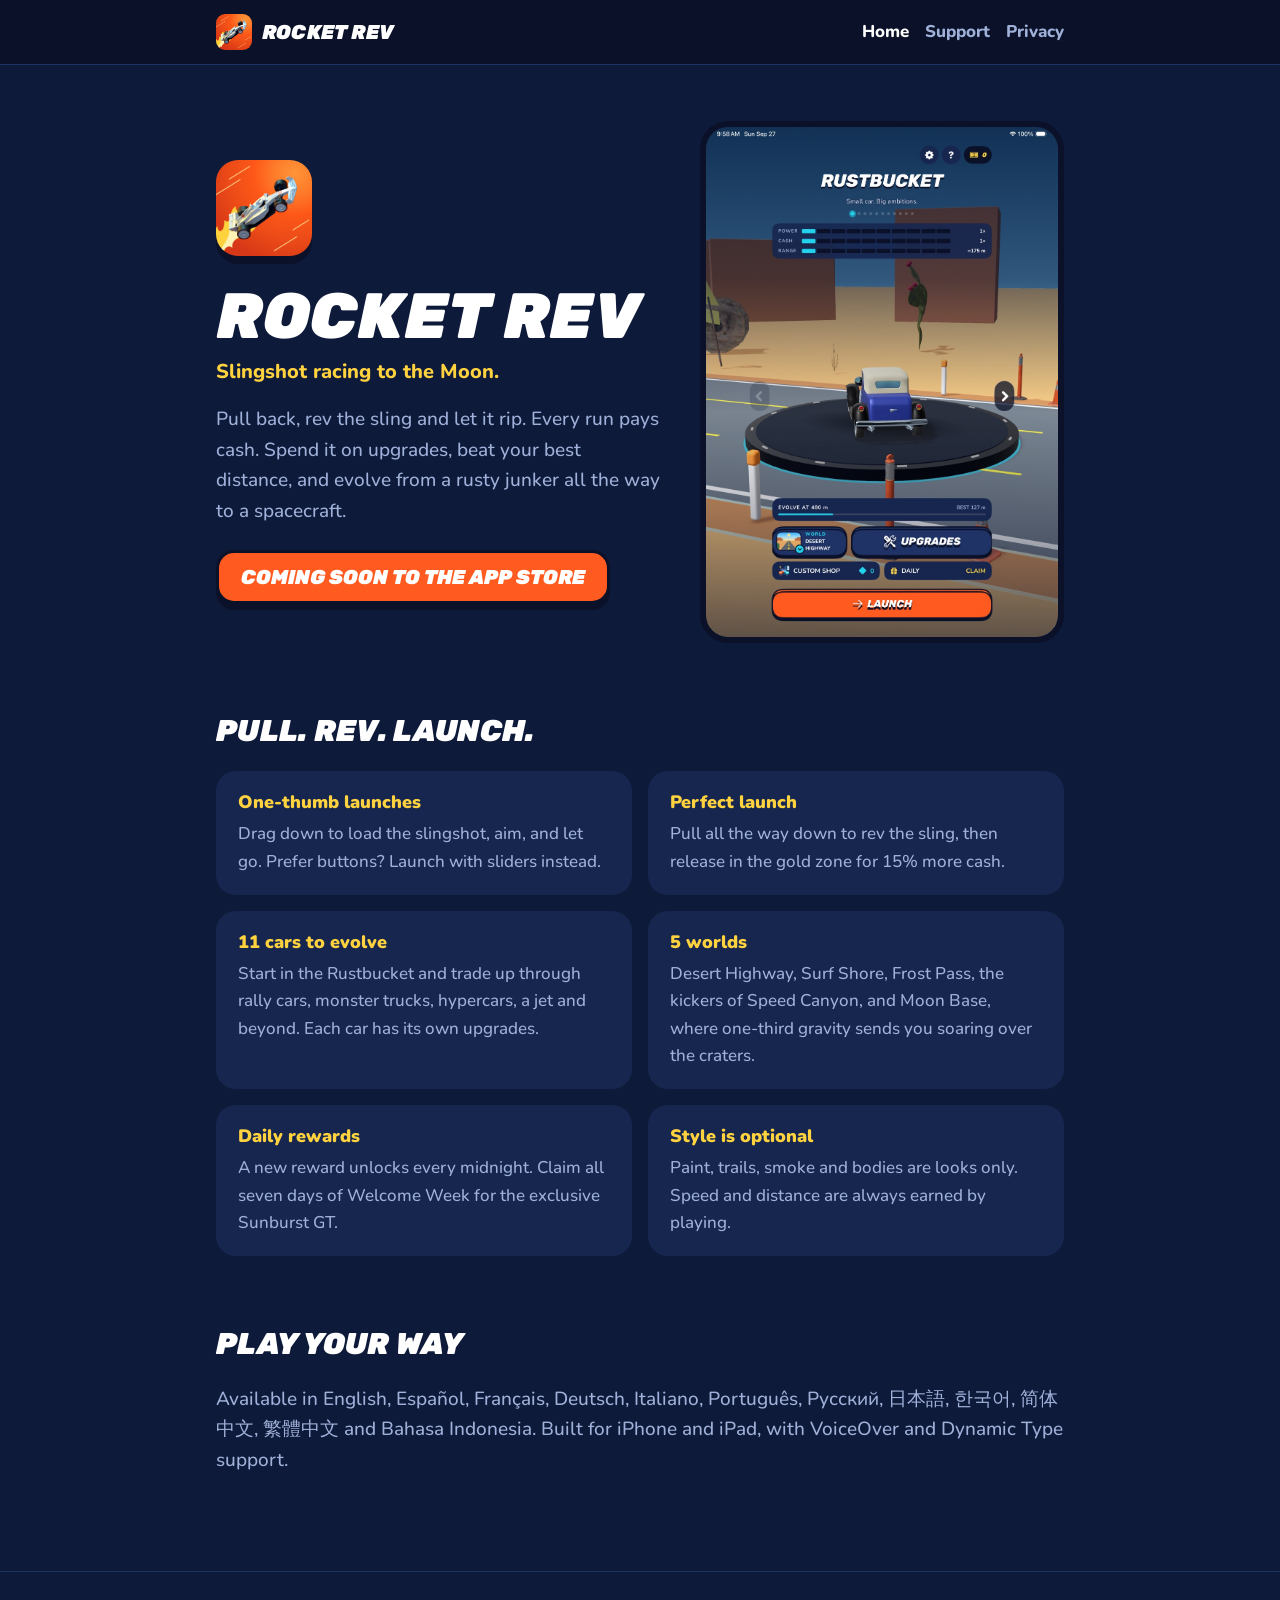
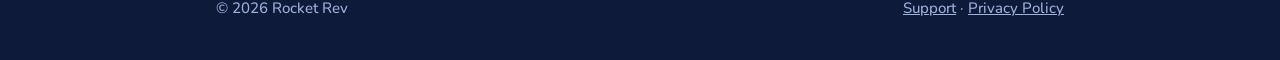
<file: index.html>
<!doctype html>
<html lang="en">
<head>
  <meta charset="utf-8">
  <meta name="viewport" content="width=device-width, initial-scale=1">
  <title>Rocket Rev</title>
  <meta name="description" content="Pull back, rev the sling and launch. Evolve from a rusty junker to a spacecraft across 11 cars and 5 worlds. A one-thumb launch racer for iPhone and iPad.">
  <meta property="og:title" content="Rocket Rev">
  <meta property="og:description" content="Slingshot racing to the Moon. 11 cars, 5 worlds, one thumb.">
  <meta property="og:image" content="https://fourteeng971-lab.github.io/rocketrev/assets/icon.png">
  <link rel="icon" href="assets/icon.png">
  <link rel="apple-touch-icon" href="assets/icon.png">
  <link rel="preconnect" href="https://fonts.googleapis.com">
  <link rel="preconnect" href="https://fonts.gstatic.com" crossorigin>
  <link href="https://fonts.googleapis.com/css2?family=Nunito:wght@500;800;900&family=Rubik:ital,wght@1,900&display=swap" rel="stylesheet">
  <link rel="stylesheet" href="style.css">
</head>
<body>
  <header class="site">
    <div class="wrap">
      <a class="brand" href="./"><img src="assets/icon.png" alt=""><span>ROCKET REV</span></a>
      <nav><a href="./" aria-current="page">Home</a><a href="support.html">Support</a><a href="privacy.html">Privacy</a></nav>
    </div>
  </header>

  <main>
    <div class="hero">
      <div class="wrap">
        <div>
          <img class="icon" src="assets/icon.png" alt="Rocket Rev app icon">
          <h1>Rocket Rev</h1>
          <p class="tagline">Slingshot racing to the Moon.</p>
          <p class="lede">Pull back, rev the sling and let it rip. Every run pays cash. Spend it on upgrades, beat your best distance, and evolve from a rusty junker all the way to a spacecraft.</p>
          <span class="badge">Coming soon to the App Store</span>
        </div>
        <img class="shot" src="assets/garage-ipad.jpg" width="965" height="1400" alt="The Rocket Rev garage on iPad, showing the Rustbucket on a turntable with its power, cash and range stats.">
      </div>
    </div>

    <section>
      <div class="wrap">
        <h2>Pull. Rev. Launch.</h2>
        <div class="grid">
          <div class="card"><h3>One-thumb launches</h3><p>Drag down to load the slingshot, aim, and let go. Prefer buttons? Launch with sliders instead.</p></div>
          <div class="card"><h3>Perfect launch</h3><p>Pull all the way down to rev the sling, then release in the gold zone for 15% more cash.</p></div>
          <div class="card"><h3>11 cars to evolve</h3><p>Start in the Rustbucket and trade up through rally cars, monster trucks, hypercars, a jet and beyond. Each car has its own upgrades.</p></div>
          <div class="card"><h3>5 worlds</h3><p>Desert Highway, Surf Shore, Frost Pass, the kickers of Speed Canyon, and Moon Base, where one-third gravity sends you soaring over the craters.</p></div>
          <div class="card"><h3>Daily rewards</h3><p>A new reward unlocks every midnight. Claim all seven days of Welcome Week for the exclusive Sunburst GT.</p></div>
          <div class="card"><h3>Style is optional</h3><p>Paint, trails, smoke and bodies are looks only. Speed and distance are always earned by playing.</p></div>
        </div>
      </div>
    </section>

    <section>
      <div class="wrap">
        <h2>Play your way</h2>
        <p class="lede">Available in English, Español, Français, Deutsch, Italiano, Português, Русский, 日本語, 한국어, 简体中文, 繁體中文 and Bahasa Indonesia. Built for iPhone and iPad, with VoiceOver and Dynamic Type support.</p>
      </div>
    </section>
  </main>

  <footer class="site">
    <div class="wrap">
      <span>© 2026 Rocket Rev</span>
      <span><a href="support.html">Support</a> · <a href="privacy.html">Privacy Policy</a></span>
    </div>
  </footer>
</body>
</html>
</file>
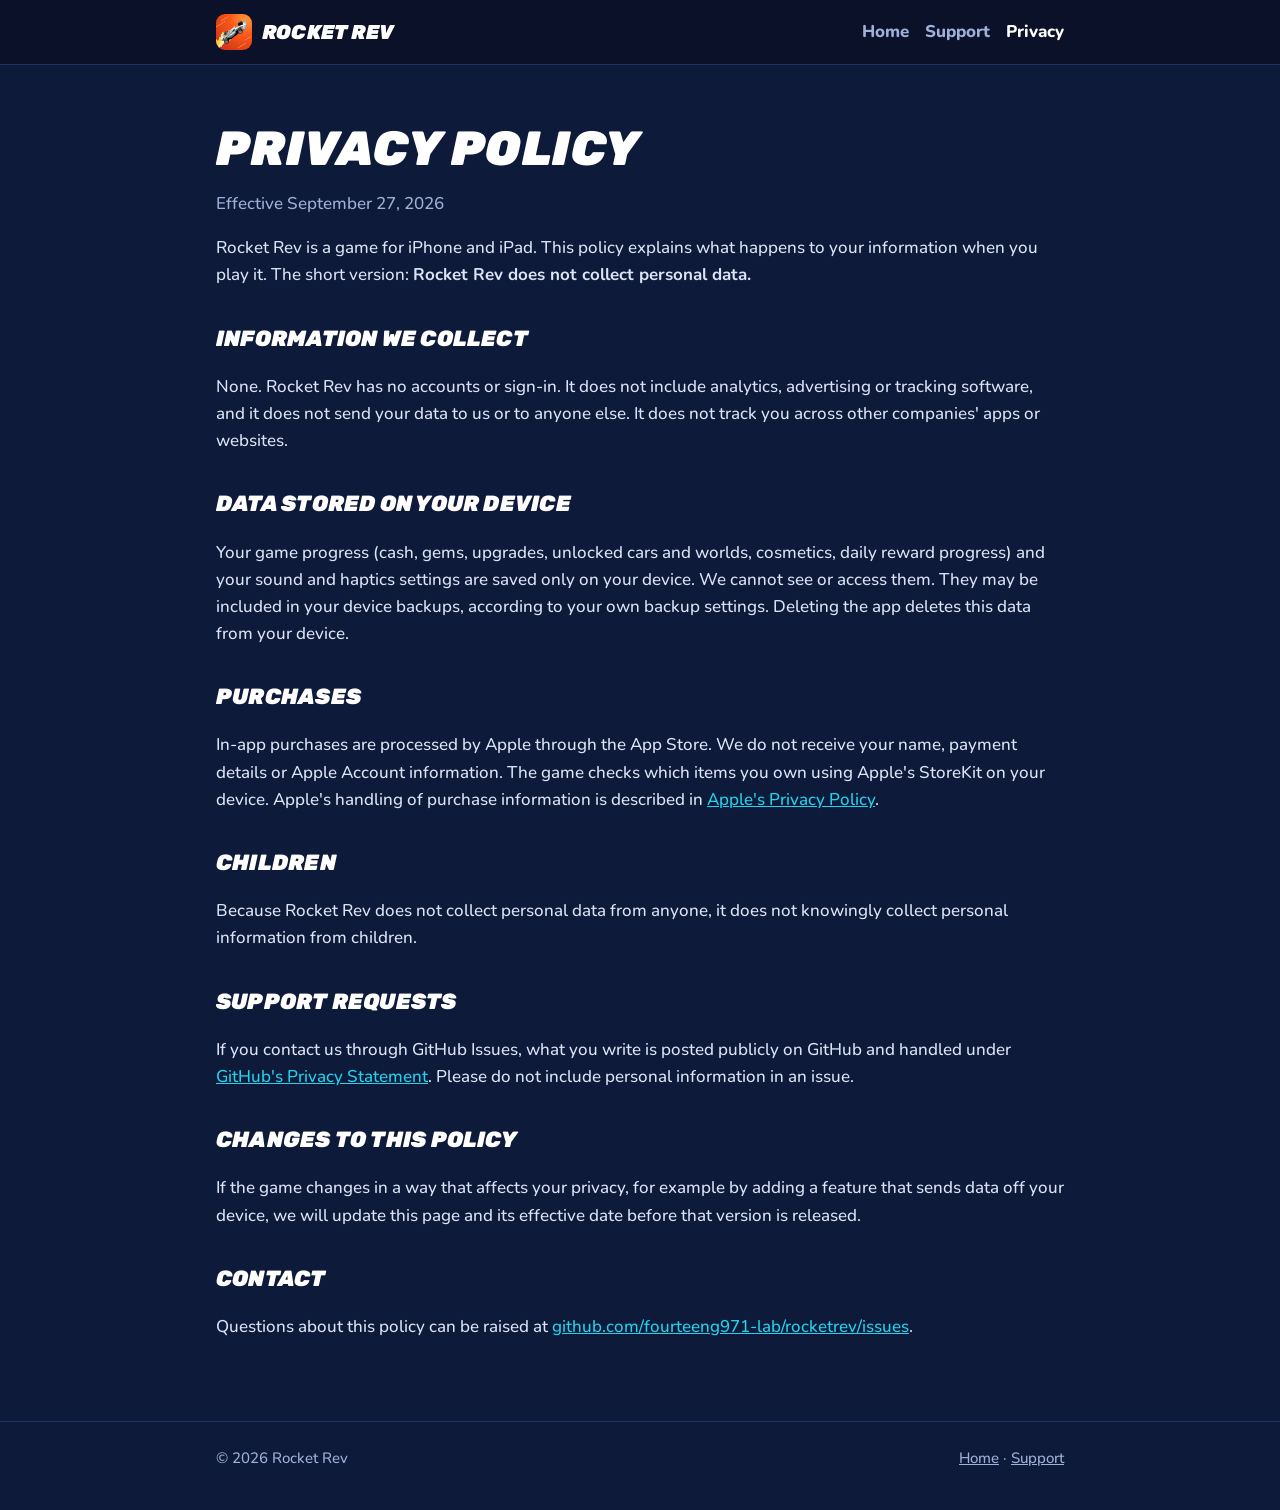
<file: privacy.html>
<!doctype html>
<html lang="en">
<head>
  <meta charset="utf-8">
  <meta name="viewport" content="width=device-width, initial-scale=1">
  <title>Rocket Rev Privacy Policy</title>
  <meta name="description" content="Rocket Rev does not collect personal data. Read the full privacy policy.">
  <link rel="icon" href="assets/icon.png">
  <link rel="preconnect" href="https://fonts.googleapis.com">
  <link rel="preconnect" href="https://fonts.gstatic.com" crossorigin>
  <link href="https://fonts.googleapis.com/css2?family=Nunito:wght@500;800;900&family=Rubik:ital,wght@1,900&display=swap" rel="stylesheet">
  <link rel="stylesheet" href="style.css">
</head>
<body>
  <header class="site">
    <div class="wrap">
      <a class="brand" href="./"><img src="assets/icon.png" alt=""><span>ROCKET REV</span></a>
      <nav><a href="./">Home</a><a href="support.html">Support</a><a href="privacy.html" aria-current="page">Privacy</a></nav>
    </div>
  </header>

  <main class="doc">
    <div class="wrap">
      <h1>Privacy Policy</h1>
      <p class="meta">Effective September 27, 2026</p>

      <p>Rocket Rev is a game for iPhone and iPad. This policy explains what happens to your information when you play it. The short version: <strong>Rocket Rev does not collect personal data.</strong></p>

      <h2>Information we collect</h2>
      <p>None. Rocket Rev has no accounts or sign-in. It does not include analytics, advertising or tracking software, and it does not send your data to us or to anyone else. It does not track you across other companies' apps or websites.</p>

      <h2>Data stored on your device</h2>
      <p>Your game progress (cash, gems, upgrades, unlocked cars and worlds, cosmetics, daily reward progress) and your sound and haptics settings are saved only on your device. We cannot see or access them. They may be included in your device backups, according to your own backup settings. Deleting the app deletes this data from your device.</p>

      <h2>Purchases</h2>
      <p>In-app purchases are processed by Apple through the App Store. We do not receive your name, payment details or Apple Account information. The game checks which items you own using Apple's StoreKit on your device. Apple's handling of purchase information is described in <a href="https://www.apple.com/legal/privacy/">Apple's Privacy Policy</a>.</p>

      <h2>Children</h2>
      <p>Because Rocket Rev does not collect personal data from anyone, it does not knowingly collect personal information from children.</p>

      <h2>Support requests</h2>
      <p>If you contact us through GitHub Issues, what you write is posted publicly on GitHub and handled under <a href="https://docs.github.com/site-policy/privacy-policies/github-general-privacy-statement">GitHub's Privacy Statement</a>. Please do not include personal information in an issue.</p>

      <h2>Changes to this policy</h2>
      <p>If the game changes in a way that affects your privacy, for example by adding a feature that sends data off your device, we will update this page and its effective date before that version is released.</p>

      <h2>Contact</h2>
      <p>Questions about this policy can be raised at <a href="https://github.com/fourteeng971-lab/rocketrev/issues">github.com/fourteeng971-lab/rocketrev/issues</a>.</p>
    </div>
  </main>

  <footer class="site">
    <div class="wrap">
      <span>© 2026 Rocket Rev</span>
      <span><a href="./">Home</a> · <a href="support.html">Support</a></span>
    </div>
  </footer>
</body>
</html>
</file>
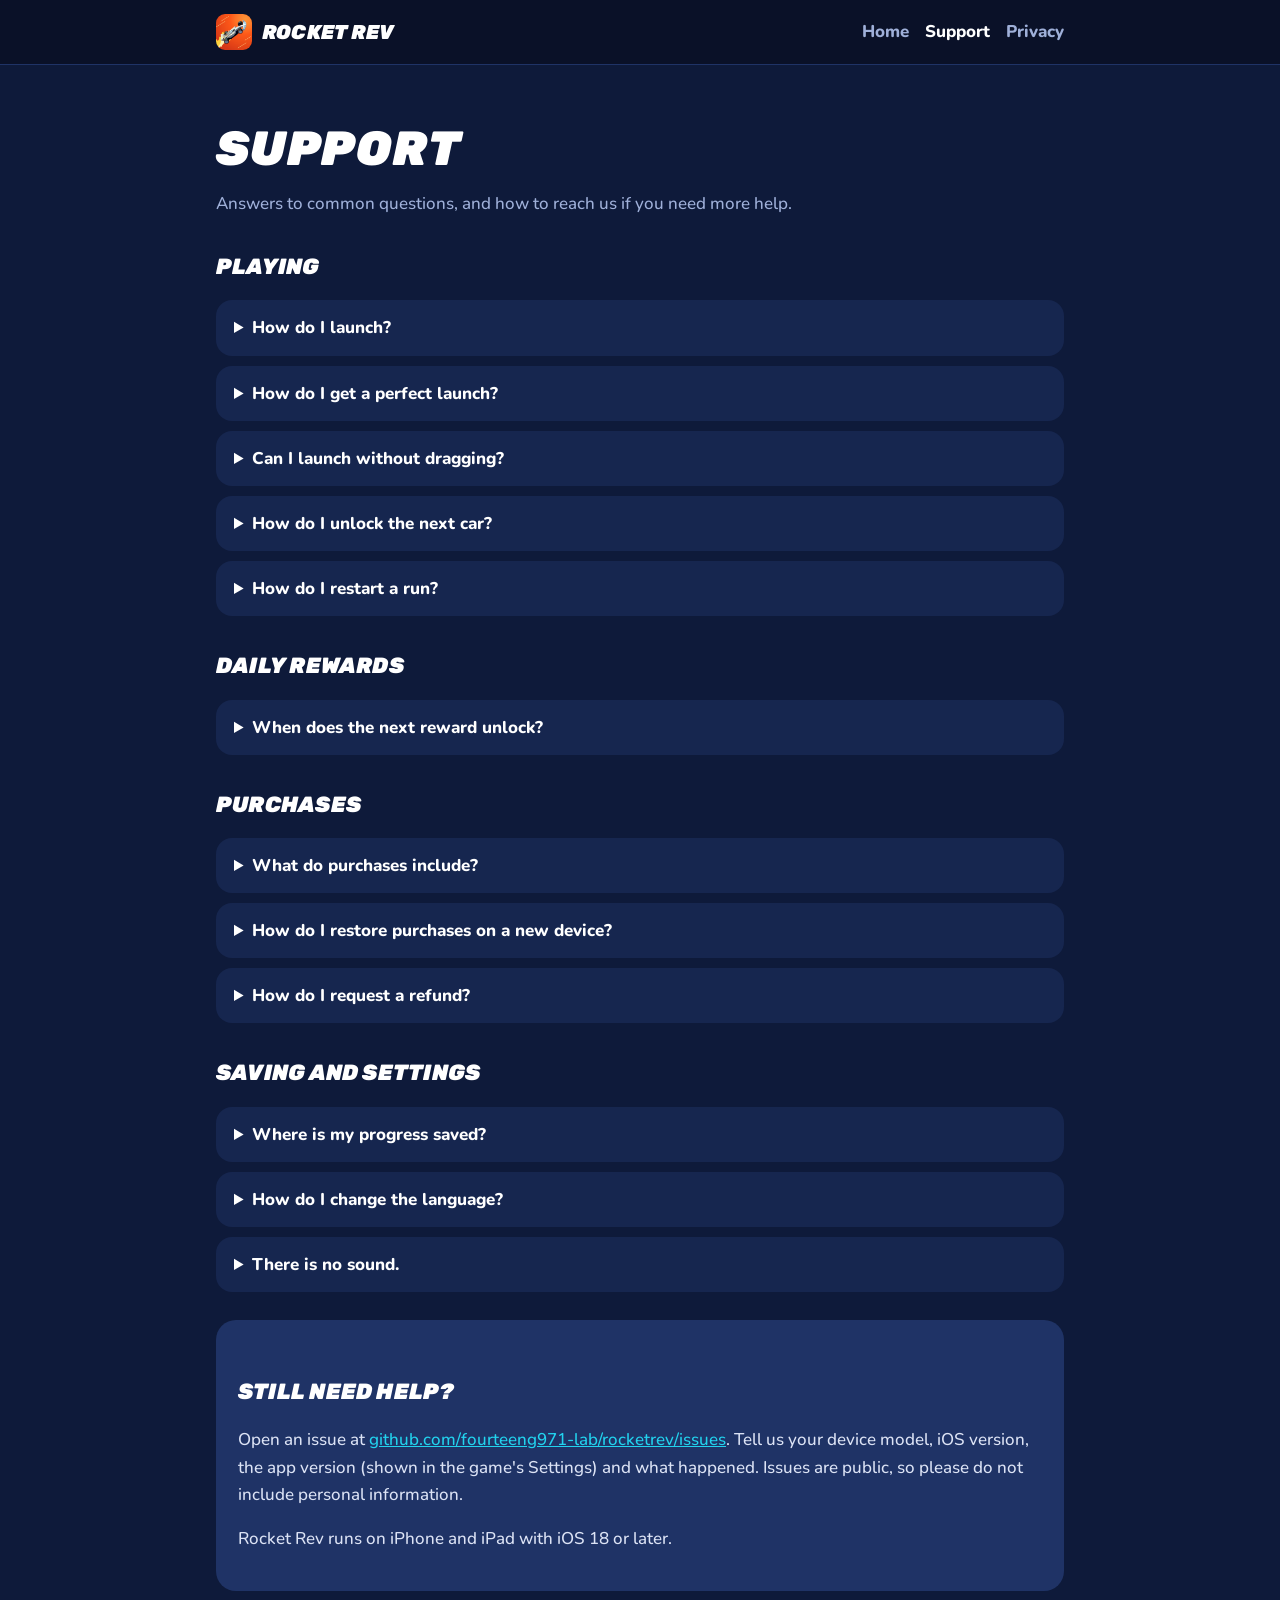
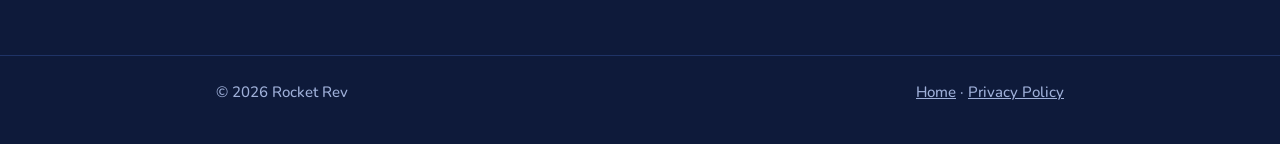
<file: support.html>
<!doctype html>
<html lang="en">
<head>
  <meta charset="utf-8">
  <meta name="viewport" content="width=device-width, initial-scale=1">
  <title>Rocket Rev Support</title>
  <meta name="description" content="Help with Rocket Rev: how to play, purchases, saving, daily rewards and how to contact us.">
  <link rel="icon" href="assets/icon.png">
  <link rel="preconnect" href="https://fonts.googleapis.com">
  <link rel="preconnect" href="https://fonts.gstatic.com" crossorigin>
  <link href="https://fonts.googleapis.com/css2?family=Nunito:wght@500;800;900&family=Rubik:ital,wght@1,900&display=swap" rel="stylesheet">
  <link rel="stylesheet" href="style.css">
</head>
<body>
  <header class="site">
    <div class="wrap">
      <a class="brand" href="./"><img src="assets/icon.png" alt=""><span>ROCKET REV</span></a>
      <nav><a href="./">Home</a><a href="support.html" aria-current="page">Support</a><a href="privacy.html">Privacy</a></nav>
    </div>
  </header>

  <main class="doc">
    <div class="wrap">
      <h1>Support</h1>
      <p class="meta">Answers to common questions, and how to reach us if you need more help.</p>

      <h2>Playing</h2>
      <details>
        <summary>How do I launch?</summary>
        <p>Drag down anywhere on the launch screen to pull the car back in the slingshot. Move sideways to aim, then let go. Pull farther for more power. To cancel, return your finger to where you started.</p>
      </details>
      <details>
        <summary>How do I get a perfect launch?</summary>
        <p>Pull all the way down to rev the sling. The power gauge surges up and down; release while it is in the gold zone at the top for a perfect launch and 15% more cash.</p>
      </details>
      <details>
        <summary>Can I launch without dragging?</summary>
        <p>Yes. Tap the <strong>?</strong> button in the garage to open the Launch guide, which has sliders for power and angle, a launch button, and a timed release for perfect launches. VoiceOver and Switch Control users can also launch from the slingshot's accessibility actions.</p>
      </details>
      <details>
        <summary>How do I unlock the next car?</summary>
        <p>Reach your newest car's evolve distance, shown in the garage, then tap Evolve. Earlier cars do not count toward evolution. Each car has its own upgrades, so a new car starts stock.</p>
      </details>
      <details>
        <summary>How do I restart a run?</summary>
        <p>Tap the ↺ button next to pause, or pause and choose Restart. The current run ends without a payout.</p>
      </details>

      <h2>Daily rewards</h2>
      <details>
        <summary>When does the next reward unlock?</summary>
        <p>At midnight in your device's time zone. The rewards screen shows a countdown. Missing a day never resets your progress; you simply continue from the next day.</p>
      </details>

      <h2>Purchases</h2>
      <details>
        <summary>What do purchases include?</summary>
        <p>Purchases are cosmetic only: paints, trails, tire smoke and vehicle bodies, plus gem packs to spend on cosmetics. Style packs apply to the car named in the pack. Nothing you can buy changes speed or distance.</p>
      </details>
      <details>
        <summary>How do I restore purchases on a new device?</summary>
        <p>Sign in with the same Apple Account, open the Custom Shop from the garage and tap <strong>Restore Purchases</strong>. Style packs are restored. Gem packs are consumable, so gems already added to your balance are not restored.</p>
      </details>
      <details>
        <summary>How do I request a refund?</summary>
        <p>Purchases are handled by Apple. Visit <a href="https://reportaproblem.apple.com">reportaproblem.apple.com</a> and sign in with your Apple Account to request a refund.</p>
      </details>

      <h2>Saving and settings</h2>
      <details>
        <summary>Where is my progress saved?</summary>
        <p>On your device. Finished runs save automatically. Progress does not sync between devices, and deleting the app deletes your progress unless it is included in a device backup you restore.</p>
      </details>
      <details>
        <summary>How do I change the language?</summary>
        <p>Rocket Rev follows your device language. To choose a different language for the game only, open the Settings app, go to <strong>Apps › Rocket Rev › Language</strong>.</p>
      </details>
      <details>
        <summary>There is no sound.</summary>
        <p>Check the volume sliders in the game's Settings (gear button) and whether <strong>Mute in Silent Mode</strong> is on while your device is in Silent Mode.</p>
      </details>

      <div class="contact">
        <h2>Still need help?</h2>
        <p>Open an issue at <a href="https://github.com/fourteeng971-lab/rocketrev/issues/new/choose">github.com/fourteeng971-lab/rocketrev/issues</a>. Tell us your device model, iOS version, the app version (shown in the game's Settings) and what happened. Issues are public, so please do not include personal information.</p>
        <p>Rocket Rev runs on iPhone and iPad with iOS 18 or later.</p>
      </div>
    </div>
  </main>

  <footer class="site">
    <div class="wrap">
      <span>© 2026 Rocket Rev</span>
      <span><a href="./">Home</a> · <a href="privacy.html">Privacy Policy</a></span>
    </div>
  </footer>
</body>
</html>
</file>
<file: style.css>
:root {
  --ink: #0A1128;
  --bg: #0E1A3A;
  --panel: #16264F;
  --raised: #1F3366;
  --orange: #FF5A1F;
  --yellow: #FFD23F;
  --cyan: #22D3EE;
  --muted: #9FB0D9;
  --text: #FFFFFF;
}
* { box-sizing: border-box; }
html { -webkit-text-size-adjust: 100%; }
body {
  margin: 0;
  background: var(--bg);
  color: var(--text);
  font: 500 17px/1.6 "Nunito", system-ui, -apple-system, sans-serif;
}
a { color: var(--cyan); }
a:hover { color: var(--yellow); }
.wrap { max-width: 880px; margin: 0 auto; padding: 0 16px; }

header.site {
  background: var(--ink);
  border-bottom: 1px solid var(--raised);
}
header.site .wrap { display: flex; align-items: center; gap: 16px; min-height: 64px; flex-wrap: wrap; }
.brand { display: flex; align-items: center; gap: 10px; text-decoration: none; color: var(--text); margin-right: auto; }
.brand img { width: 36px; height: 36px; border-radius: 9px; }
.brand span, h1, h2, .display {
  font-family: "Rubik", system-ui, sans-serif;
  font-weight: 900;
  font-style: italic;
  letter-spacing: 0.01em;
}
.brand span { font-size: 20px; }
nav a { color: var(--muted); text-decoration: none; font-weight: 800; margin-left: 16px; }
nav a:first-child { margin-left: 0; }
nav a[aria-current="page"], nav a:hover { color: var(--text); }

.hero { padding: 56px 0 32px; }
.hero .wrap { display: grid; grid-template-columns: 1.1fr 0.9fr; gap: 40px; align-items: center; }
.hero .icon { width: 96px; height: 96px; border-radius: 22px; box-shadow: 0 8px 0 var(--ink); }
h1 { font-size: clamp(40px, 8vw, 64px); line-height: 1; margin: 20px 0 8px; text-transform: uppercase; }
.tagline { color: var(--yellow); font-weight: 800; font-size: 20px; margin: 0 0 16px; }
.lede { color: var(--muted); font-size: 19px; margin: 0 0 24px; }
.badge {
  display: inline-block; padding: 14px 22px; border-radius: 18px;
  background: var(--orange); color: #fff; text-decoration: none;
  border: 3px solid var(--ink); box-shadow: 0 6px 0 var(--ink);
  font: italic 900 20px/1 "Rubik", system-ui, sans-serif; text-transform: uppercase;
}
.shot { width: 100%; height: auto; border-radius: 28px; border: 6px solid var(--ink); display: block; }

section { padding: 32px 0; }
h2 { font-size: 30px; margin: 0 0 16px; text-transform: uppercase; }
.grid { display: grid; grid-template-columns: repeat(2, 1fr); gap: 16px; }
.card { background: var(--panel); border-radius: 20px; padding: 20px 22px; }
.card h3 { margin: 0 0 6px; font: 900 18px/1.3 "Nunito", system-ui, sans-serif; color: var(--yellow); }
.card p { margin: 0; color: var(--muted); }

.doc { padding: 40px 0 24px; }
.doc h1 { font-size: clamp(34px, 7vw, 48px); }
.doc h2 { font-size: 22px; margin-top: 32px; }
.doc p, .doc li { color: #DCE3F5; }
.doc .meta { color: var(--muted); }
details { background: var(--panel); border-radius: 16px; padding: 14px 18px; margin: 10px 0; }
summary { cursor: pointer; font-weight: 800; }
details p { margin: 10px 0 2px; }
.contact { background: var(--raised); border-radius: 20px; padding: 22px; margin-top: 28px; }

footer.site { border-top: 1px solid var(--raised); margin-top: 40px; padding: 24px 0 40px; color: var(--muted); font-size: 15px; }
footer.site .wrap { display: flex; flex-wrap: wrap; gap: 8px 20px; justify-content: space-between; }
footer.site a { color: var(--muted); }

@media (max-width: 720px) {
  .hero { padding-top: 32px; }
  .hero .wrap { grid-template-columns: 1fr; gap: 28px; }
  .grid { grid-template-columns: 1fr; }
  nav a { margin-left: 12px; }
}
</file>
